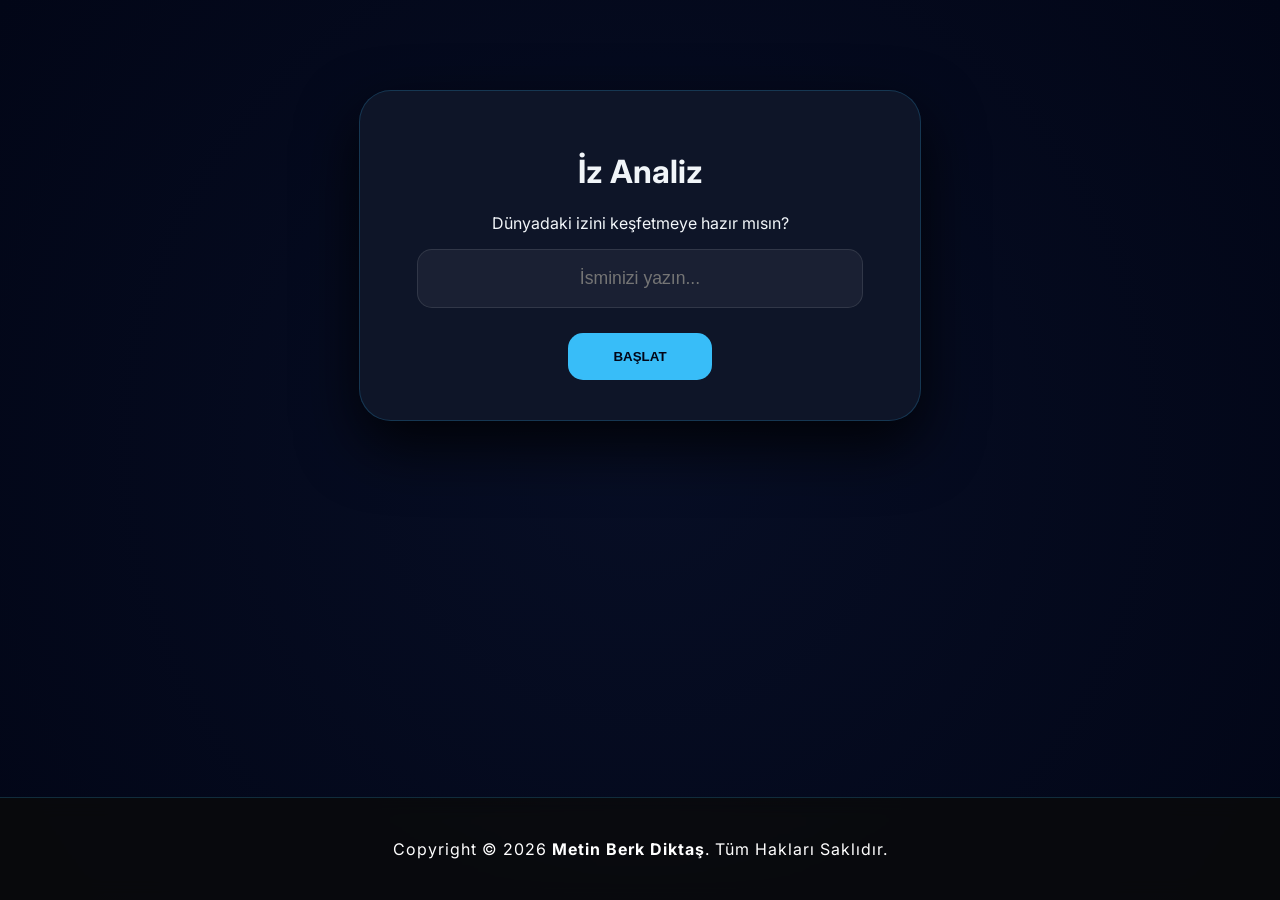
<file: index.html>
<!DOCTYPE html>
<html lang="tr">
<head>
    <meta charset="UTF-8">
    <meta name="viewport" content="width=device-width, initial-scale=1.0">
    <title>İz Analiz | Karbon Testi</title>
    <link href="https://fonts.googleapis.com/css2?family=Inter:wght@400;700;900&display=swap" rel="stylesheet">
    <style>
        :root { 
            --bg: #020617; 
            --card-bg: rgba(15, 23, 42, 0.95); 
            --accent: #38bdf8; 
            --text: #f1f5f9; 
        }

        body { 
            margin: 0; 
            background: var(--bg); 
            color: var(--text); 
            font-family: 'Inter', sans-serif; 
            /* Alt alta dizilim için sütun yapısına çevirdik */
            display: flex; 
            flex-direction: column;
            align-items: center; 
            min-height: 100vh; 
            /* Kaydırma çubuğunun görünmesi için auto yaptık */
            overflow-y: auto; 
            background-image: radial-gradient(circle at center, #070e25 0%, #020617 100%); 
        }

        #quiz-container { 
            width: 480px; 
            background: var(--card-bg); 
            padding: 40px; 
            border-radius: 32px; 
            backdrop-filter: blur(20px); 
            border: 1px solid rgba(56, 189, 248, 0.2); 
            box-shadow: 0 25px 60px rgba(0,0,0,0.8); 
            text-align: center; 
            /* Kartın ekranın ortasından başlaması için pay verdik */
            margin-top: 10vh;
            margin-bottom: 50px;
        }

        .welcome-screen h1 { 
            font-weight: 900; 
            font-size: 2.5rem; 
            color: var(--accent); 
            margin-bottom: 10px; 
        }

        input { 
            width: 85%; 
            padding: 18px; 
            border-radius: 15px; 
            border: 1px solid rgba(255,255,255,0.1); 
            background: rgba(255,255,255,0.05); 
            color: white; 
            font-size: 1.1rem; 
            text-align: center; 
            margin-bottom: 25px; 
            outline: none; 
            transition: 0.3s;
        }

        input:focus { 
            border-color: var(--accent); 
        }

        .start-btn { 
            background: var(--accent); 
            color: var(--bg); 
            padding: 16px 45px; 
            border-radius: 15px; 
            border: none; 
            font-weight: 800; 
            cursor: pointer; 
            text-transform: uppercase; 
            transition: 0.3s; 
        }

        .start-btn:hover {
            transform: translateY(-3px);
            box-shadow: 0 10px 20px rgba(56, 189, 248, 0.3);
        }

        .progress-bar { 
            width: 100%; 
            height: 6px; 
            background: rgba(255,255,255,0.1); 
            border-radius: 10px; 
            margin-bottom: 30px; 
            overflow: hidden; 
        }

        #progress-fill { 
            width: 0%; 
            height: 100%; 
            background: var(--accent); 
            transition: width 0.4s ease; 
        }

        .option-btn { 
            width: 100%; 
            background: rgba(255,255,255,0.03); 
            border: 1px solid rgba(255,255,255,0.1); 
            padding: 18px; 
            border-radius: 18px; 
            color: var(--text); 
            cursor: pointer; 
            transition: 0.2s; 
            text-align: left; 
            margin-bottom: 10px; 
            font-size: 1rem; 
        }

        .option-btn:hover { 
            background: rgba(56, 189, 248, 0.15); 
            border-color: var(--accent); 
            transform: translateX(8px); 
        }

        .hidden { display: none; }
        
        .result-text { 
            font-size: 1.8rem; 
            font-weight: 900; 
            color: var(--accent); 
            margin: 20px 0; 
        }
        
        h2 { min-height: 60px; }

        footer {
            width: 100%;
            background-color: rgba(10, 10, 10, 0.8); 
            color: #ffffff; 
            text-align: center; 
            padding: 25px 0; 
            margin-top: auto; /* Sayfanın en altına iter */
            font-family: 'Inter', sans-serif; 
            border-top: 1px solid rgba(56, 189, 248, 0.2);
            letter-spacing: 1px;
            backdrop-filter: blur(10px);
        }
    </style>
</head>
<body>
    <div id="quiz-container">
        <div id="welcome-area">
            <h1>İz Analiz</h1>
            <p>Dünyadaki izini keşfetmeye hazır mısın?</p>
            <input type="text" id="user-name" placeholder="İsminizi yazın...">
            <br>
            <button class="start-btn" onclick="startQuiz()">Başlat</button>
        </div>

        <div id="question-area" class="hidden">
            <div class="progress-bar"><div id="progress-fill"></div></div>
            <h2 id="question-text"></h2>
            <div id="options-container"></div>
        </div>
    </div>

    <script>
        const questions = [
            { q: "Ulaşım aracın hangisi?", options: [{t:"🚶 Yürüyüş / Bisiklet", p:100}, {t:"🚌 Toplu Taşıma", p:600}, {t:"🚗 Şahsi Araç", p:1500}, {t:"🚜 SUV / Büyük", p:2500}] },
            { q: "Beslenme alışkanlığın?", options: [{t:"🌿 Vegan", p:200}, {t:"🥗 Vejetaryen", p:700}, {t:"🍗 Orta Et", p:1400}, {t:"🥩 Çok Et", p:2200}] },
            { q: "Yıllık uçuş sayın?", options: [{t:"☁️ Hiç", p:0}, {t:"✈️ 1-2 Kez", p:1200}, {t:"🌎 3-5 Kez", p:2800}, {t:"🚀 6+", p:5000}] },
            { q: "Isınma yöntemin?", options: [{t:"☀️ Yenilenebilir", p:100}, {t:"🔥 Doğalgaz", p:900}, {t:"⚡ Elektrik", p:1500}, {t:"🪵 Kömür", p:2500}] },
            { q: "Duş süren?", options: [{t:"🚿 <5 dk", p:200}, {t:"🧼 5-10 dk", p:500}, {t:"🛁 10-20 dk", p:1000}, {t:"🌊 20+ dk", p:1800}] },
            { q: "Alışveriş sıklığın?", options: [{t:"👕 Nadir", p:100}, {t:"🛍️ 3-4 ayda bir", p:800}, {t:"👗 Her ay", p:1800}, {t:"👠 Her hafta", p:3000}] },
            { q: "Geri dönüşüm?", options: [{t:"♻️ Her zaman", p:0}, {t:"🍾 Kısmen", p:500}, {t:"🗑️ Nadir", p:1200}, {t:"🚫 Hiç", p:2000}] },
            { q: "Ev yalıtımı?", options: [{t:"🏠 Çok İyi", p:100}, {t:"🧱 Orta", p:800}, {t:"💨 Zayıf", p:1600}, {t:"🏚️ Yok", p:2500}] },
            { q: "Cihaz kullanımın?", options: [{t:"📱 Az", p:300}, {t:"💻 Orta", p:900}, {t:"🎮 Çok", p:1800}, {t:"🆕 Sürekli Yeni", p:3500}] },
            { q: "Paket servis?", options: [{t:"🍳 Hiç", p:100}, {t:"🍕 Az", p:800}, {t:"🍔 Orta", p:1600}, {t:"🥡 Çok", p:2500}] }
        ];

        let current = 0;
        let score = 0;

        function startQuiz() {
            const userName = document.getElementById('user-name').value;
            if(!userName) {
                alert("Lütfen isminizi yazın!");
                return;
            }
            localStorage.setItem('userName', userName);
            document.getElementById('welcome-area').classList.add('hidden');
            document.getElementById('question-area').classList.remove('hidden');
            loadQuestion();
        }

        function loadQuestion() {
            const q = questions[current];
            document.getElementById('question-text').innerText = q.q;
            document.getElementById('progress-fill').style.width = `${((current+1)/10)*100}%`;
            
            const container = document.getElementById('options-container');
            container.innerHTML = '';
            
            q.options.forEach(opt => {
                const btn = document.createElement('button'); 
                btn.className = 'option-btn'; 
                btn.innerText = opt.t;
                btn.onclick = () => { 
                    score += opt.p; 
                    current++; 
                    if(current < 10) {
                        loadQuestion(); 
                    } else {
                        finishQuiz(); 
                    }
                };
                container.appendChild(btn);
            });
        }

        function finishQuiz() {
            localStorage.setItem('userCarbonScore', score);
            document.getElementById('question-area').innerHTML = `
                <h2>Analiz Bitti!</h2>
                <div class="result-text">${score.toLocaleString()} kg CO2</div>
                <p>Dünya hazırlanıyor...</p>
            `;
            setTimeout(() => {
                window.location.href = "senin-dunyan.html";
            }, 2500);
        }
    </script>

    <footer>
        <p>Copyright © 2026 <strong>Metin Berk Diktaş</strong>. Tüm Hakları Saklıdır.</p>
    </footer>
</body>
</html>
</file>
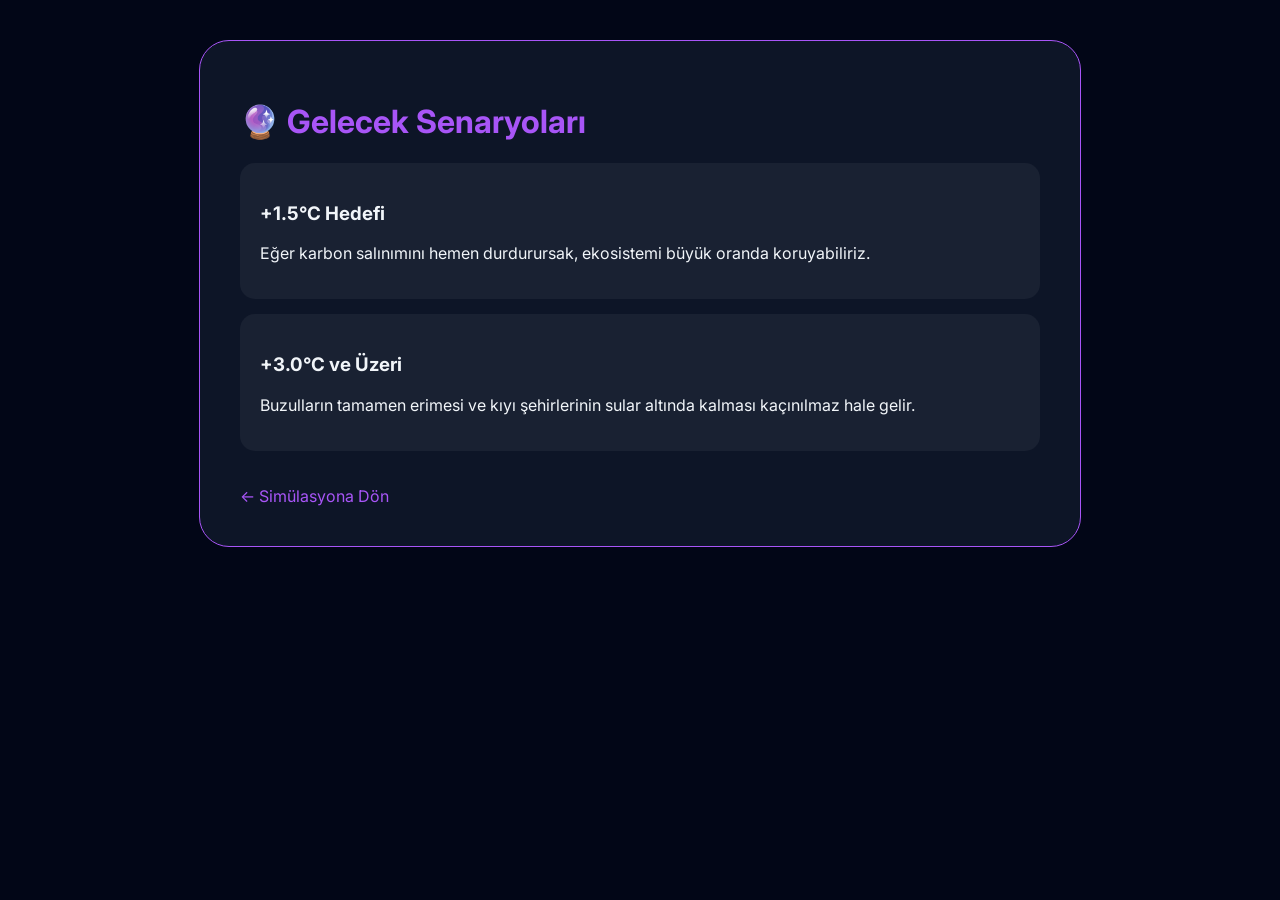
<file: gelecek-senaryolari.html>
<!DOCTYPE html>
<html lang="tr">
<head>
    <meta charset="UTF-8">
    <title>Gelecek Senaryoları | Bilgi Merkezi</title>
    <link href="https://fonts.googleapis.com/css2?family=Inter:wght@400;700;900&display=swap" rel="stylesheet">
    <style>
        body { margin: 0; background: #020617; color: #f1f5f9; font-family: 'Inter', sans-serif; padding: 40px; }
        .container { max-width: 800px; margin: auto; background: rgba(15, 23, 42, 0.9); padding: 40px; border-radius: 30px; border: 1px solid #a855f7; }
        h1 { color: #a855f7; }
        .card { background: rgba(255,255,255,0.05); padding: 20px; border-radius: 15px; margin-bottom: 15px; }
        .back-btn { display: inline-block; margin-top: 20px; color: #a855f7; text-decoration: none; }
    </style>
</head>
<body>
    <div class="container">
        <h1>🔮 Gelecek Senaryoları</h1>
        <div class="card">
            <h3>+1.5°C Hedefi</h3>
            <p>Eğer karbon salınımını hemen durdurursak, ekosistemi büyük oranda koruyabiliriz.</p>
        </div>
        <div class="card">
            <h3>+3.0°C ve Üzeri</h3>
            <p>Buzulların tamamen erimesi ve kıyı şehirlerinin sular altında kalması kaçınılmaz hale gelir.</p>
        </div>
        <a href="senin-dunyan.html" class="back-btn">← Simülasyona Dön</a>
    </div>
</body>
</html>
</file>
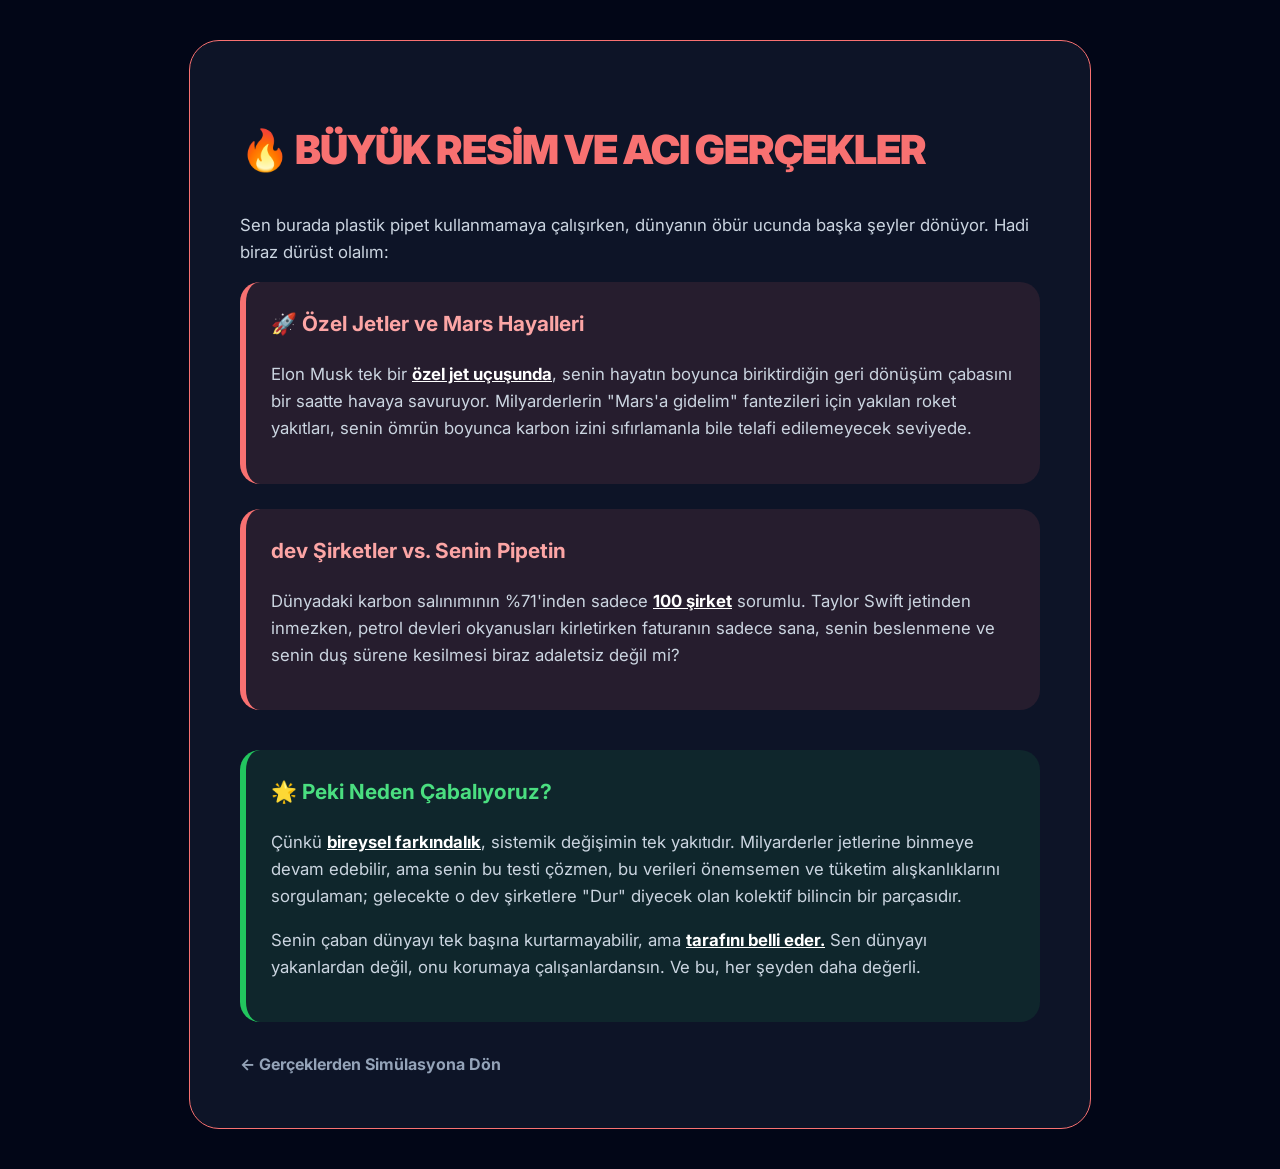
<file: gercekler.html>
<!DOCTYPE html>
<html lang="tr">
<head>
    <meta charset="UTF-8">
    <title>Gerçekler | Büyük Resim</title>
    <link href="https://fonts.googleapis.com/css2?family=Inter:wght@400;700;900&display=swap" rel="stylesheet">
    <style>
        body { margin: 0; background: #020617; color: #f1f5f9; font-family: 'Inter', sans-serif; padding: 40px; line-height: 1.6; }
        .container { max-width: 800px; margin: auto; background: rgba(15, 23, 42, 0.9); padding: 50px; border-radius: 30px; border: 1px solid #f87171; backdrop-filter: blur(20px); }
        h1 { color: #f87171; font-size: 2.5rem; font-weight: 900; margin-bottom: 30px; text-transform: uppercase; letter-spacing: -1px; }
        
        .truth-card { background: rgba(248, 113, 113, 0.1); padding: 25px; border-radius: 20px; margin-bottom: 25px; border-left: 6px solid #f87171; }
        h3 { margin-top: 0; color: #fca5a5; font-size: 1.3rem; }
        
        .final-word { background: rgba(34, 197, 94, 0.1); padding: 25px; border-radius: 20px; border-left: 6px solid #22c55e; margin-top: 40px; }
        .final-word h3 { color: #4ade80; }

        p { color: #cbd5e1; font-size: 1.05rem; }
        .highlight { color: #fff; font-weight: bold; text-decoration: underline; }
        .back-btn { display: inline-block; margin-top: 30px; color: #94a3b8; text-decoration: none; font-weight: bold; transition: 0.3s; }
        .back-btn:hover { color: white; }
    </style>
</head>
<body>
    <div class="container">
        <h1>🔥 Büyük Resim ve Acı Gerçekler</h1>
        
        <p>Sen burada plastik pipet kullanmamaya çalışırken, dünyanın öbür ucunda başka şeyler dönüyor. Hadi biraz dürüst olalım:</p>

        <div class="truth-card">
            <h3>🚀 Özel Jetler ve Mars Hayalleri</h3>
            <p>Elon Musk tek bir <span class="highlight">özel jet uçuşunda</span>, senin hayatın boyunca biriktirdiğin geri dönüşüm çabasını bir saatte havaya savuruyor. Milyarderlerin "Mars'a gidelim" fantezileri için yakılan roket yakıtları, senin ömrün boyunca karbon izini sıfırlamanla bile telafi edilemeyecek seviyede.</p>
        </div>

        <div class="truth-card">
            <h3> dev Şirketler vs. Senin Pipetin</h3>
            <p>Dünyadaki karbon salınımının %71'inden sadece <span class="highlight">100 şirket</span> sorumlu. Taylor Swift jetinden inmezken, petrol devleri okyanusları kirletirken faturanın sadece sana, senin beslenmene ve senin duş sürene kesilmesi biraz adaletsiz değil mi?</p>
        </div>

        <div class="final-word">
            <h3>🌟 Peki Neden Çabalıyoruz?</h3>
            <p>Çünkü <span class="highlight">bireysel farkındalık</span>, sistemik değişimin tek yakıtıdır. Milyarderler jetlerine binmeye devam edebilir, ama senin bu testi çözmen, bu verileri önemsemen ve tüketim alışkanlıklarını sorgulaman; gelecekte o dev şirketlere "Dur" diyecek olan kolektif bilincin bir parçasıdır.</p>
            <p>Senin çaban dünyayı tek başına kurtarmayabilir, ama <span class="highlight">tarafını belli eder.</span> Sen dünyayı yakanlardan değil, onu korumaya çalışanlardansın. Ve bu, her şeyden daha değerli.</p>
        </div>

        <a href="senin-dunyan.html" class="back-btn">← Gerçeklerden Simülasyona Dön</a>
    </div>
</body>
</html>
</file>
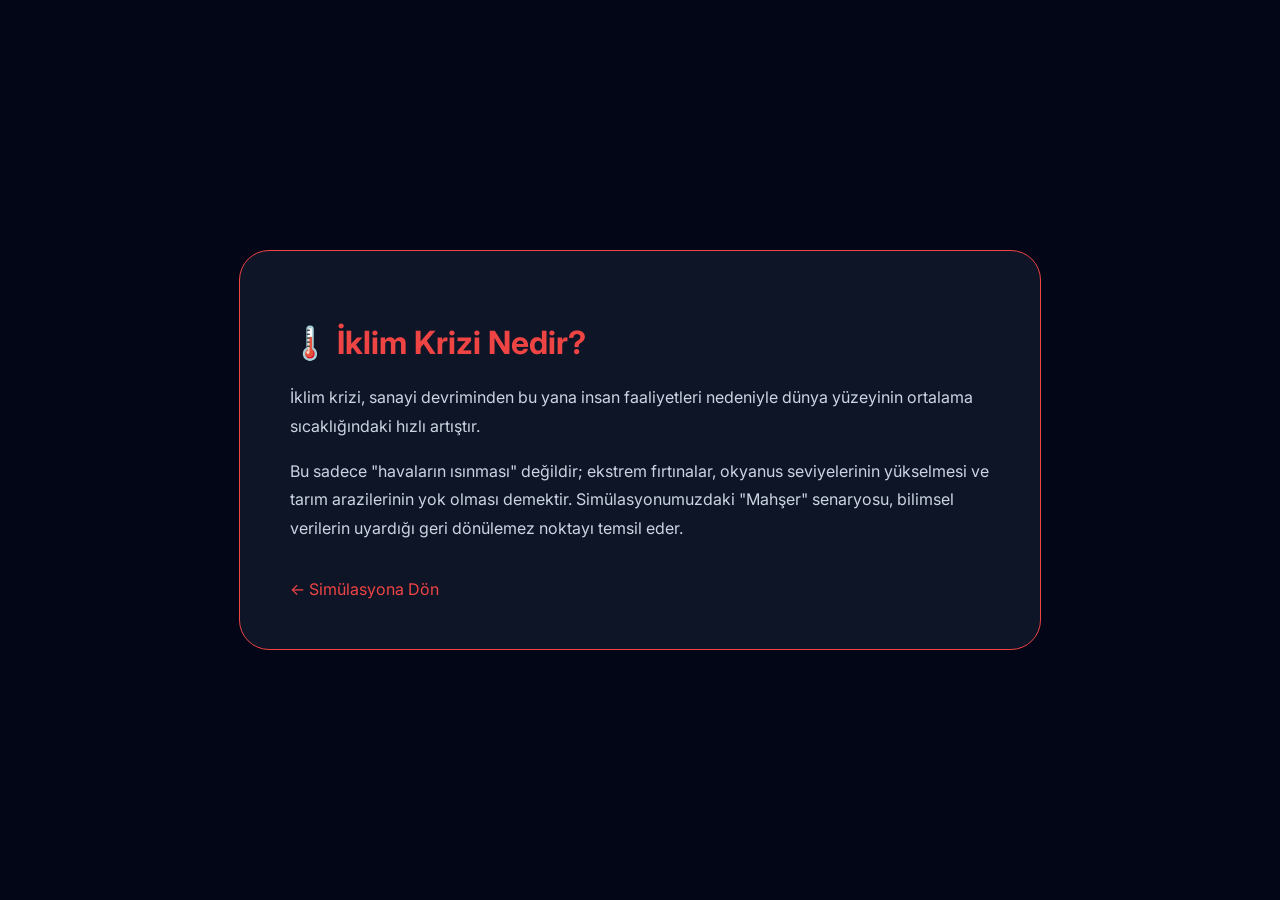
<file: iklim-krizi.html>
<!DOCTYPE html>
<html lang="tr">
<head>
    <meta charset="UTF-8">
    <title>İklim Krizi | Bilgi Merkezi</title>
    <link href="https://fonts.googleapis.com/css2?family=Inter:wght@400;700;900&display=swap" rel="stylesheet">
    <style>
        body { margin: 0; background: #020617; color: #f1f5f9; font-family: 'Inter', sans-serif; display: flex; justify-content: center; align-items: center; min-height: 100vh; }
        .container { max-width: 700px; background: rgba(15, 23, 42, 0.9); padding: 50px; border-radius: 30px; border: 1px solid #ef4444; }
        h1 { color: #ef4444; }
        p { line-height: 1.8; color: #cbd5e1; }
        .back-btn { display: inline-block; margin-top: 20px; color: #ef4444; text-decoration: none; }
    </style>
</head>
<body>
    <div class="container">
        <h1>🌡️ İklim Krizi Nedir?</h1>
        <p>İklim krizi, sanayi devriminden bu yana insan faaliyetleri nedeniyle dünya yüzeyinin ortalama sıcaklığındaki hızlı artıştır.</p>
        <p>Bu sadece "havaların ısınması" değildir; ekstrem fırtınalar, okyanus seviyelerinin yükselmesi ve tarım arazilerinin yok olması demektir. Simülasyonumuzdaki "Mahşer" senaryosu, bilimsel verilerin uyardığı geri dönülemez noktayı temsil eder.</p>
        <a href="senin-dunyan.html" class="back-btn">← Simülasyona Dön</a>
    </div>
</body>
</html>
</file>
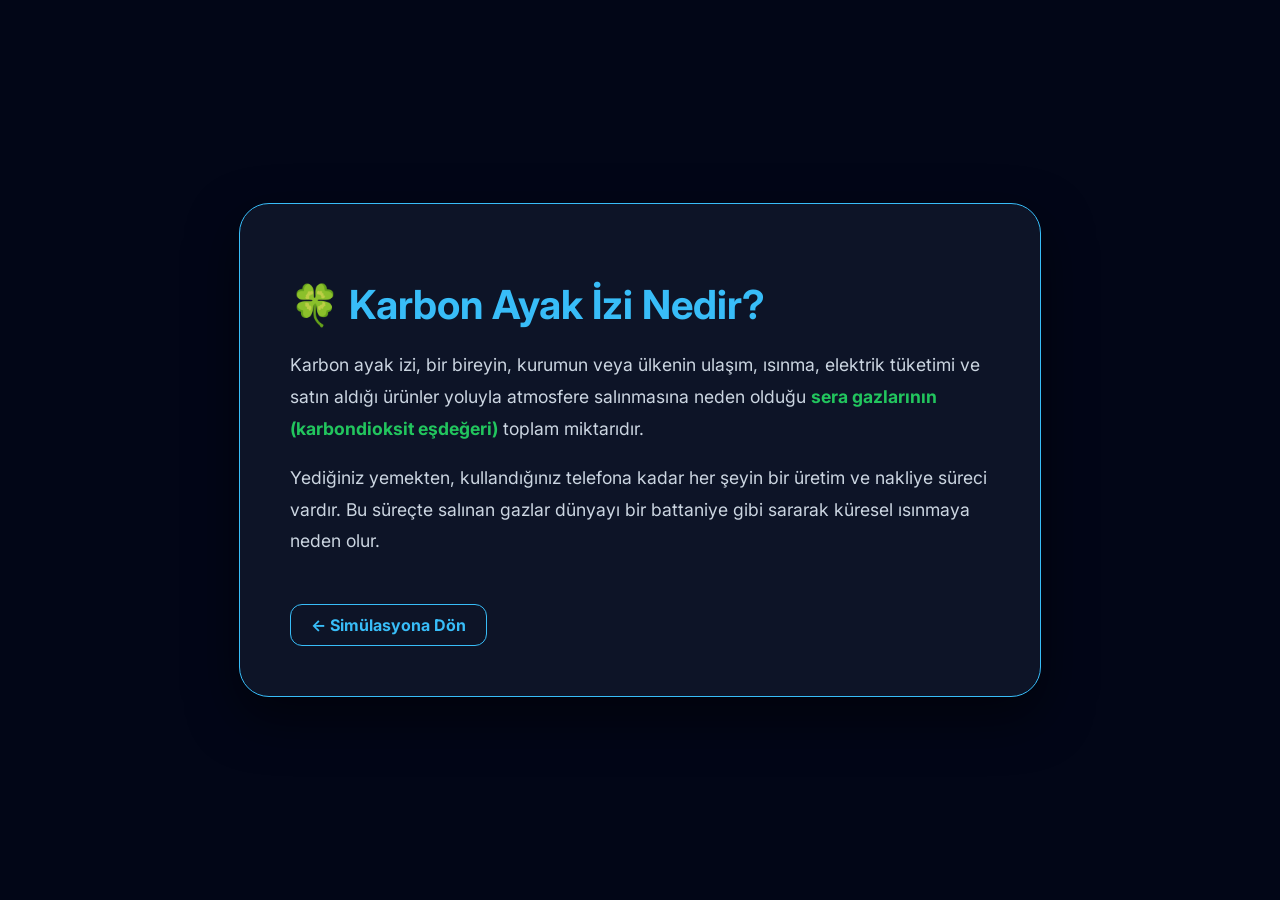
<file: karbon-nedir.html>
<!DOCTYPE html>
<html lang="tr">
<head>
    <meta charset="UTF-8">
    <title>Karbon Ayak İzi Nedir? | Bilgi Merkezi</title>
    <link href="https://fonts.googleapis.com/css2?family=Inter:wght@400;700;900&display=swap" rel="stylesheet">
    <style>
        body { margin: 0; background: #020617; color: #f1f5f9; font-family: 'Inter', sans-serif; display: flex; justify-content: center; align-items: center; min-height: 100vh; }
        .container { max-width: 700px; background: rgba(15, 23, 42, 0.9); padding: 50px; border-radius: 30px; border: 1px solid #38bdf8; backdrop-filter: blur(20px); box-shadow: 0 20px 50px rgba(0,0,0,0.5); }
        h1 { color: #38bdf8; font-size: 2.5rem; margin-bottom: 20px; }
        p { line-height: 1.8; font-size: 1.1rem; color: #cbd5e1; }
        .highlight { color: #22c55e; font-weight: bold; }
        .back-btn { display: inline-block; margin-top: 30px; color: #38bdf8; text-decoration: none; font-weight: bold; border: 1px solid #38bdf8; padding: 10px 20px; border-radius: 12px; transition: 0.3s; }
        .back-btn:hover { background: #38bdf8; color: #020617; }
    </style>
</head>
<body>
    <div class="container">
        <h1>🍀 Karbon Ayak İzi Nedir?</h1>
        <p>Karbon ayak izi, bir bireyin, kurumun veya ülkenin ulaşım, ısınma, elektrik tüketimi ve satın aldığı ürünler yoluyla atmosfere salınmasına neden olduğu <span class="highlight">sera gazlarının (karbondioksit eşdeğeri)</span> toplam miktarıdır.</p>
        <p>Yediğiniz yemekten, kullandığınız telefona kadar her şeyin bir üretim ve nakliye süreci vardır. Bu süreçte salınan gazlar dünyayı bir battaniye gibi sararak küresel ısınmaya neden olur.</p>
        <a href="senin-dunyan.html" class="back-btn">← Simülasyona Dön</a>
    </div>
</body>
</html>
</file>
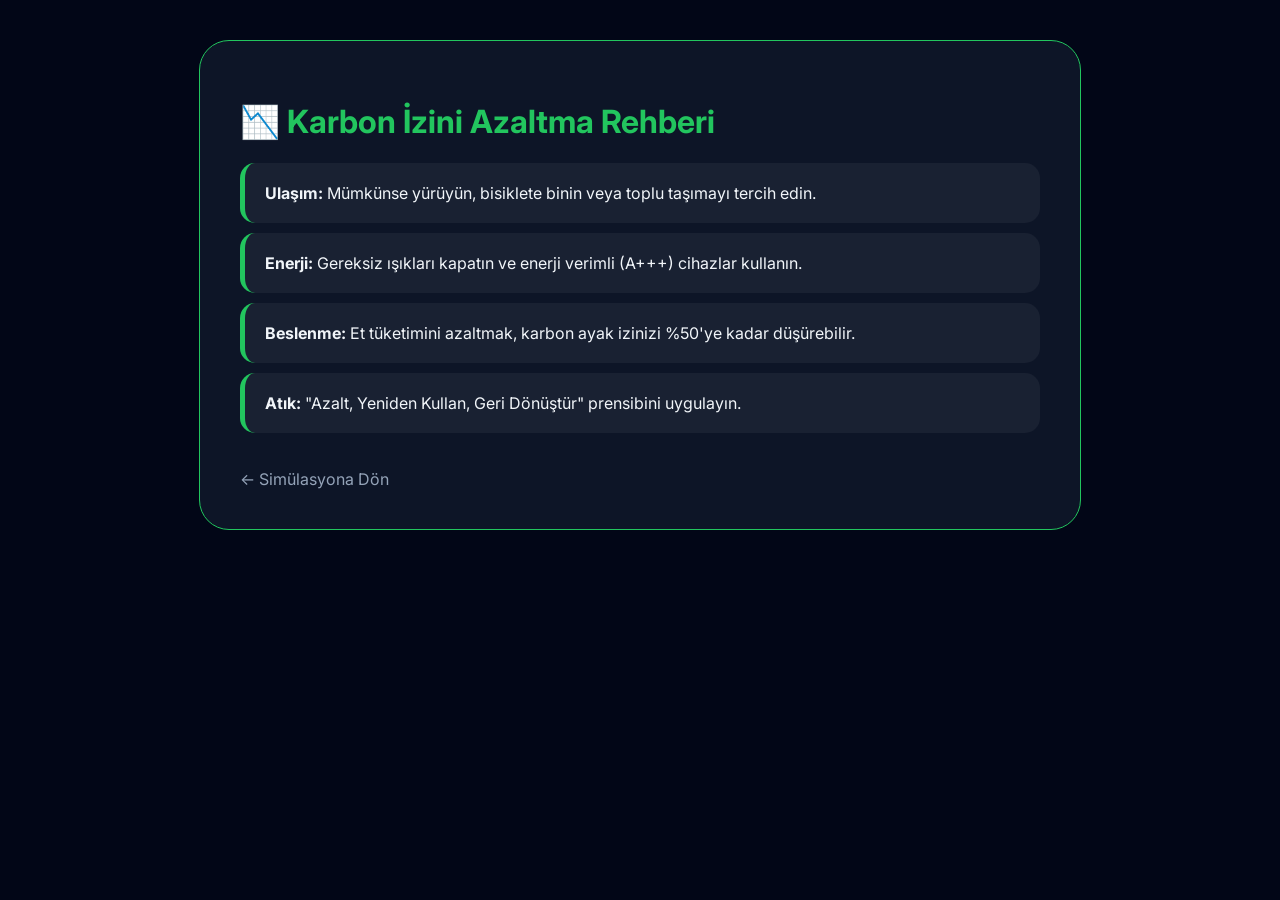
<file: nasil-azaltilir.html>
<!DOCTYPE html>
<html lang="tr">
<head>
    <meta charset="UTF-8">
    <title>Nasıl Azaltılır? | Bilgi Merkezi</title>
    <link href="https://fonts.googleapis.com/css2?family=Inter:wght@400;700;900&display=swap" rel="stylesheet">
    <style>
        body { margin: 0; background: #020617; color: #f1f5f9; font-family: 'Inter', sans-serif; padding: 40px; }
        .container { max-width: 800px; margin: auto; background: rgba(15, 23, 42, 0.9); padding: 40px; border-radius: 30px; border: 1px solid #22c55e; }
        h1 { color: #22c55e; }
        ul { list-style: none; padding: 0; }
        li { background: rgba(255,255,255,0.05); margin: 10px 0; padding: 20px; border-radius: 15px; border-left: 5px solid #22c55e; }
        .back-btn { display: inline-block; margin-top: 20px; color: #94a3b8; text-decoration: none; }
    </style>
</head>
<body>
    <div class="container">
        <h1>📉 Karbon İzini Azaltma Rehberi</h1>
        <ul>
            <li><strong>Ulaşım:</strong> Mümkünse yürüyün, bisiklete binin veya toplu taşımayı tercih edin.</li>
            <li><strong>Enerji:</strong> Gereksiz ışıkları kapatın ve enerji verimli (A+++) cihazlar kullanın.</li>
            <li><strong>Beslenme:</strong> Et tüketimini azaltmak, karbon ayak izinizi %50'ye kadar düşürebilir.</li>
            <li><strong>Atık:</strong> "Azalt, Yeniden Kullan, Geri Dönüştür" prensibini uygulayın.</li>
        </ul>
        <a href="senin-dunyan.html" class="back-btn">← Simülasyona Dön</a>
    </div>
</body>
</html>
</file>
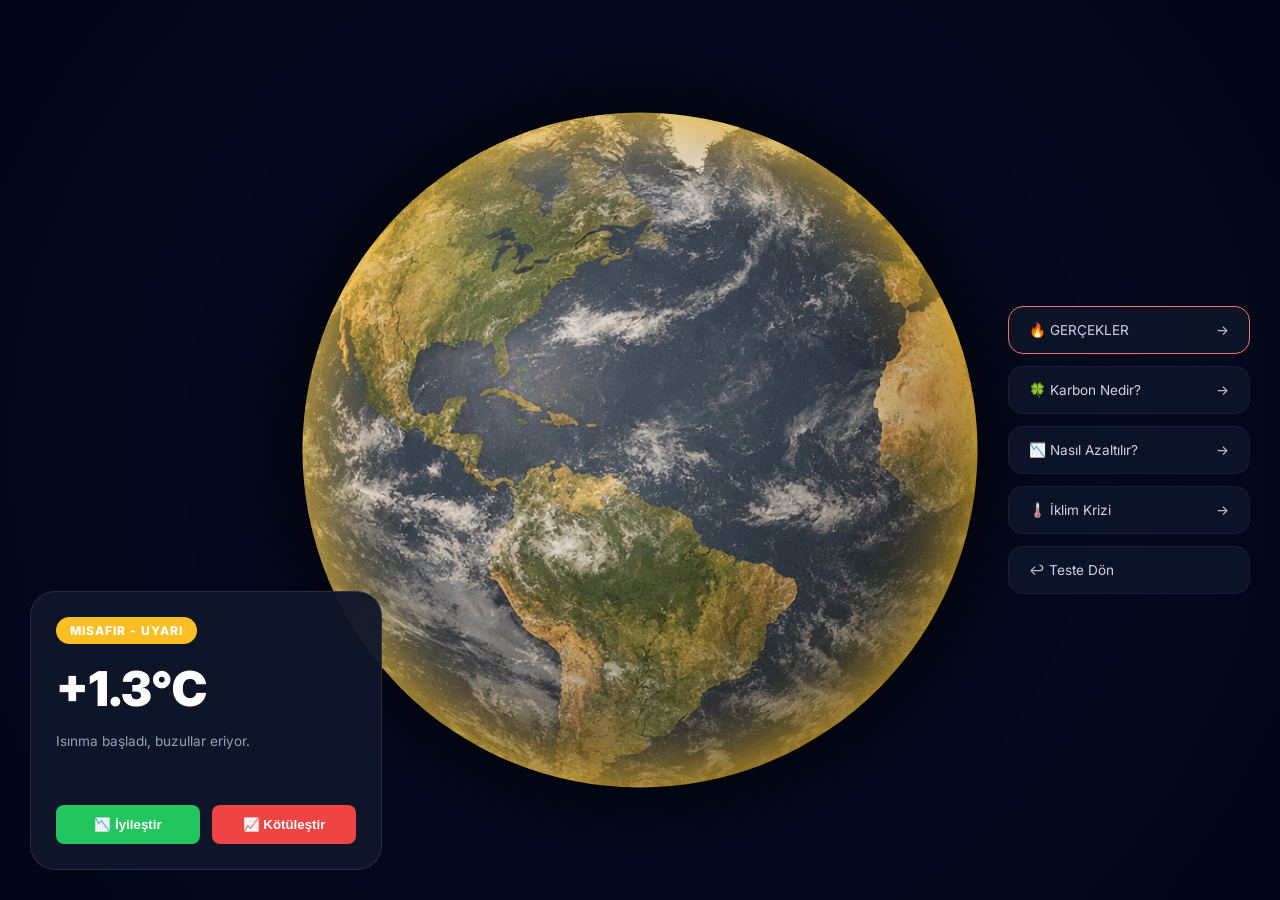
<file: senin-dunyan.html>
<!DOCTYPE html>
<html lang="tr">
<head>
    <meta charset="UTF-8">
    <meta name="viewport" content="width=device-width, initial-scale=1.0">
    <title>Gelecek Simülasyonu | İz Analiz</title>
    <link href="https://fonts.googleapis.com/css2?family=Inter:wght@400;700;900&display=swap" rel="stylesheet">
    <style>
        :root { 
            --bg: #020617; 
            --panel-bg: rgba(15, 23, 42, 0.95); 
            --blue: #38bdf8; 
            --green: #22c55e; 
            --red: #ef4444; 
        }

        body { 
            margin: 0; 
            background: var(--bg); 
            color: white; 
            font-family: 'Inter', sans-serif; 
            height: 100vh; 
            width: 100vw; 
            overflow: hidden; 
            position: relative; 
            background-image: radial-gradient(circle at center, #070e25 0%, #020617 100%); 
        }
        
        /* Dünya Kapsayıcısı - Tam Ortada */
        .world-stage { 
            position: absolute; 
            top: 50%; 
            left: 50%; 
            transform: translate(-50%, -50%); 
            width: 75vh; 
            height: 75vh; 
            border-radius: 50%; 
            overflow: hidden; 
            background: #000; 
            box-shadow: 0 0 100px #000; 
            z-index: 1; 
            display: flex; 
            justify-content: center; 
            align-items: center; 
        }

        .atmosphere { 
            position: absolute; 
            width: 100%; 
            height: 100%; 
            border-radius: 50%; 
            z-index: 10; 
            pointer-events: none; 
            transition: all 1.5s ease; 
            box-shadow: inset 0 0 50px rgba(255,255,255,0.1); 
        }
        
        /* Görsel Katmanları */
        .layer { 
            position: absolute; 
            height: 100%; 
            width: auto; 
            opacity: 0; 
            transition: opacity 1.3s ease; 
            transform: scale(1.1); 
            animation: rotate 200s linear infinite; 
        }

        /* 🚨 UYARI GÖRSELİ ÖZEL BOYUTLANDIRMASI (v2.png veya ai-2.png) */
        #v2 { 
            transform: scale(1.45) !important; 
            animation: rotateWarning 200s linear infinite !important; 
        }
        
        @keyframes rotate { 
            from { transform: scale(1.1) rotate(0deg); } 
            to { transform: scale(1.1) rotate(360deg); } 
        }

        @keyframes rotateWarning { 
            from { transform: scale(1.45) rotate(0deg); } 
            to { transform: scale(1.45) rotate(360deg); } 
        }

        /* Sol Bilgi Paneli */
        .info-panel { 
            position: absolute; 
            left: 30px; 
            bottom: 30px; 
            width: 300px; 
            background: var(--panel-bg); 
            padding: 25px; 
            border-radius: 25px; 
            border: 1px solid rgba(255,255,255,0.1); 
            z-index: 100; 
        }

        /* Sağ Bilgi Menüsü */
        .side-menu { 
            position: absolute; 
            right: 30px; 
            top: 50%; 
            transform: translateY(-50%); 
            display: flex; 
            flex-direction: column; 
            gap: 12px; 
            z-index: 100; 
        }

        .menu-item { 
            width: 200px; 
            background: rgba(15, 23, 42, 0.8); 
            border: 1px solid rgba(255,255,255,0.05); 
            padding: 15px 20px; 
            border-radius: 15px; 
            color: #cbd5e1; 
            text-decoration: none; 
            font-size: 0.85rem; 
            transition: 0.3s; 
            display: flex; 
            justify-content: space-between; 
        }

        .menu-item:hover { 
            transform: translateX(-10px); 
            border-color: var(--blue); 
            background: rgba(56, 189, 248, 0.1); 
            color: white; 
        }
        
        .badge { 
            display: inline-block; 
            padding: 6px 14px; 
            border-radius: 50px; 
            font-size: 0.75rem; 
            font-weight: 800; 
            margin-bottom: 10px; 
            letter-spacing: 1px;
        }

        .temp { 
            font-size: 3rem; 
            font-weight: 900; 
            margin: 5px 0; 
        }

        .control-btn {
            border: none;
            color: white;
            padding: 12px;
            border-radius: 8px;
            cursor: pointer;
            width: 48%;
            font-weight: bold;
            transition: 0.2s;
        }

        .control-btn:hover {
            filter: brightness(1.2);
        }
    </style>
</head>
<body>
    
    <div class="world-stage">
        <div class="atmosphere" id="atmo"></div>
        <img id="v1" src="ai-1.png" class="layer">
        <img id="v2" src="ai-2.png" class="layer"> <img id="v3" src="ai-3.png" class="layer">
        <img id="v4" src="ai-4.png" class="layer">
        <img id="v5" src="ai-5.png" class="layer">
        <img id="v6" src="ai-6.png" class="layer">
    </div>

    <div class="info-panel">
        <div id="badge" class="badge">ANALİZ EDİLİYOR</div>
        <div id="temp" class="temp">+0.0°C</div>
        <p id="desc" style="font-size: 0.85rem; color: #94a3b8; height: 60px; line-height: 1.5;"></p>
        
        <div style="display: flex; justify-content: space-between;">
            <button class="control-btn" onclick="adjustScore(-2000)" style="background: var(--green);">📉 İyileştir</button>
            <button class="control-btn" onclick="adjustScore(2000)" style="background: var(--red);">📈 Kötüleştir</button>
        </div>
    </div>

    <div class="side-menu">
        <a href="gercekler.html" class="menu-item" style="border-color: #f87171;">
            <span>🔥 GERÇEKLER</span><span>→</span>
        </a>
        <a href="karbon-nedir.html" class="menu-item"><span>🍀 Karbon Nedir?</span><span>→</span></a>
        <a href="nasil-azaltilir.html" class="menu-item"><span>📉 Nasıl Azaltılır?</span><span>→</span></a>
        <a href="iklim-krizi.html" class="menu-item"><span>🌡️ İklim Krizi</span><span>→</span></a>
        <a href="index.html" class="menu-item"><span>↩️ Teste Dön</span></a>
    </div>

    <script>
        let currentScore = parseInt(localStorage.getItem('userCarbonScore')) || 8000;
        const userName = localStorage.getItem('userName') || 'Misafir';

        function adjustScore(val) { 
            currentScore = Math.max(500, Math.min(30000, currentScore + val)); 
            renderSimulation(); 
        }

        function renderSimulation() {
            const tempValue = (currentScore / 6000).toFixed(1);
            document.getElementById('temp').innerText = `+${tempValue}°C`;
            
            const layers = [
                document.getElementById('v1'), document.getElementById('v2'), 
                document.getElementById('v3'), document.getElementById('v4'), 
                document.getElementById('v5'), document.getElementById('v6')
            ];
            
            // Tüm katmanları gizle
            layers.forEach(layer => { if(layer) layer.style.opacity = "0"; });
            
            let activeIndex = 0;
            let statusText = "ANALİZ";
            let glowColor = "#38bdf8";
            let description = "";

            if (tempValue <= 0.8) { 
                activeIndex = 0; statusText = "KUSURSUZ"; glowColor = "#22c55e"; description = "Doğa dengede, her şey mükemmel çalışıyor."; 
            } else if (tempValue <= 1.8) { 
                activeIndex = 1; statusText = "UYARI"; glowColor = "#fbbf24"; description = "Isınma başladı, buzullar eriyor."; 
            } else if (tempValue <= 2.8) { 
                activeIndex = 2; statusText = "TEHLİKE"; glowColor = "#f97316"; description = "Su kıtlığı kapıda, kuraklık artıyor."; 
            } else if (tempValue <= 3.8) { 
                activeIndex = 3; statusText = "KRİTİK"; glowColor = "#ef4444"; description = "Ekosistem çöküyor, gıda krizi yolda."; 
            } else if (tempValue <= 4.8) { 
                activeIndex = 4; statusText = "ÇÖKÜŞ"; glowColor = "#b91c1c"; description = "Okyanuslar asitlendi, yaşam zorlaşıyor."; 
            } else { 
                activeIndex = 5; statusText = "MAHŞER"; glowColor = "#450a0a"; description = "Dünya yanıyor, geri dönüş yok."; 
            }

            // Aktif katmanı göster
            if (layers[activeIndex]) {
                layers[activeIndex].style.opacity = "1";
            }
            
            // Paneli güncelle
            document.getElementById('badge').innerText = `${userName.toUpperCase()} - ${statusText}`;
            document.getElementById('badge').style.background = glowColor;
            document.getElementById('desc').innerText = description;
            document.getElementById('atmo').style.boxShadow = `inset 0 0 80px ${glowColor}, 0 0 30px ${glowColor}`;
        }

        window.onload = renderSimulation;
    </script>
</body>
</html>
</file>
